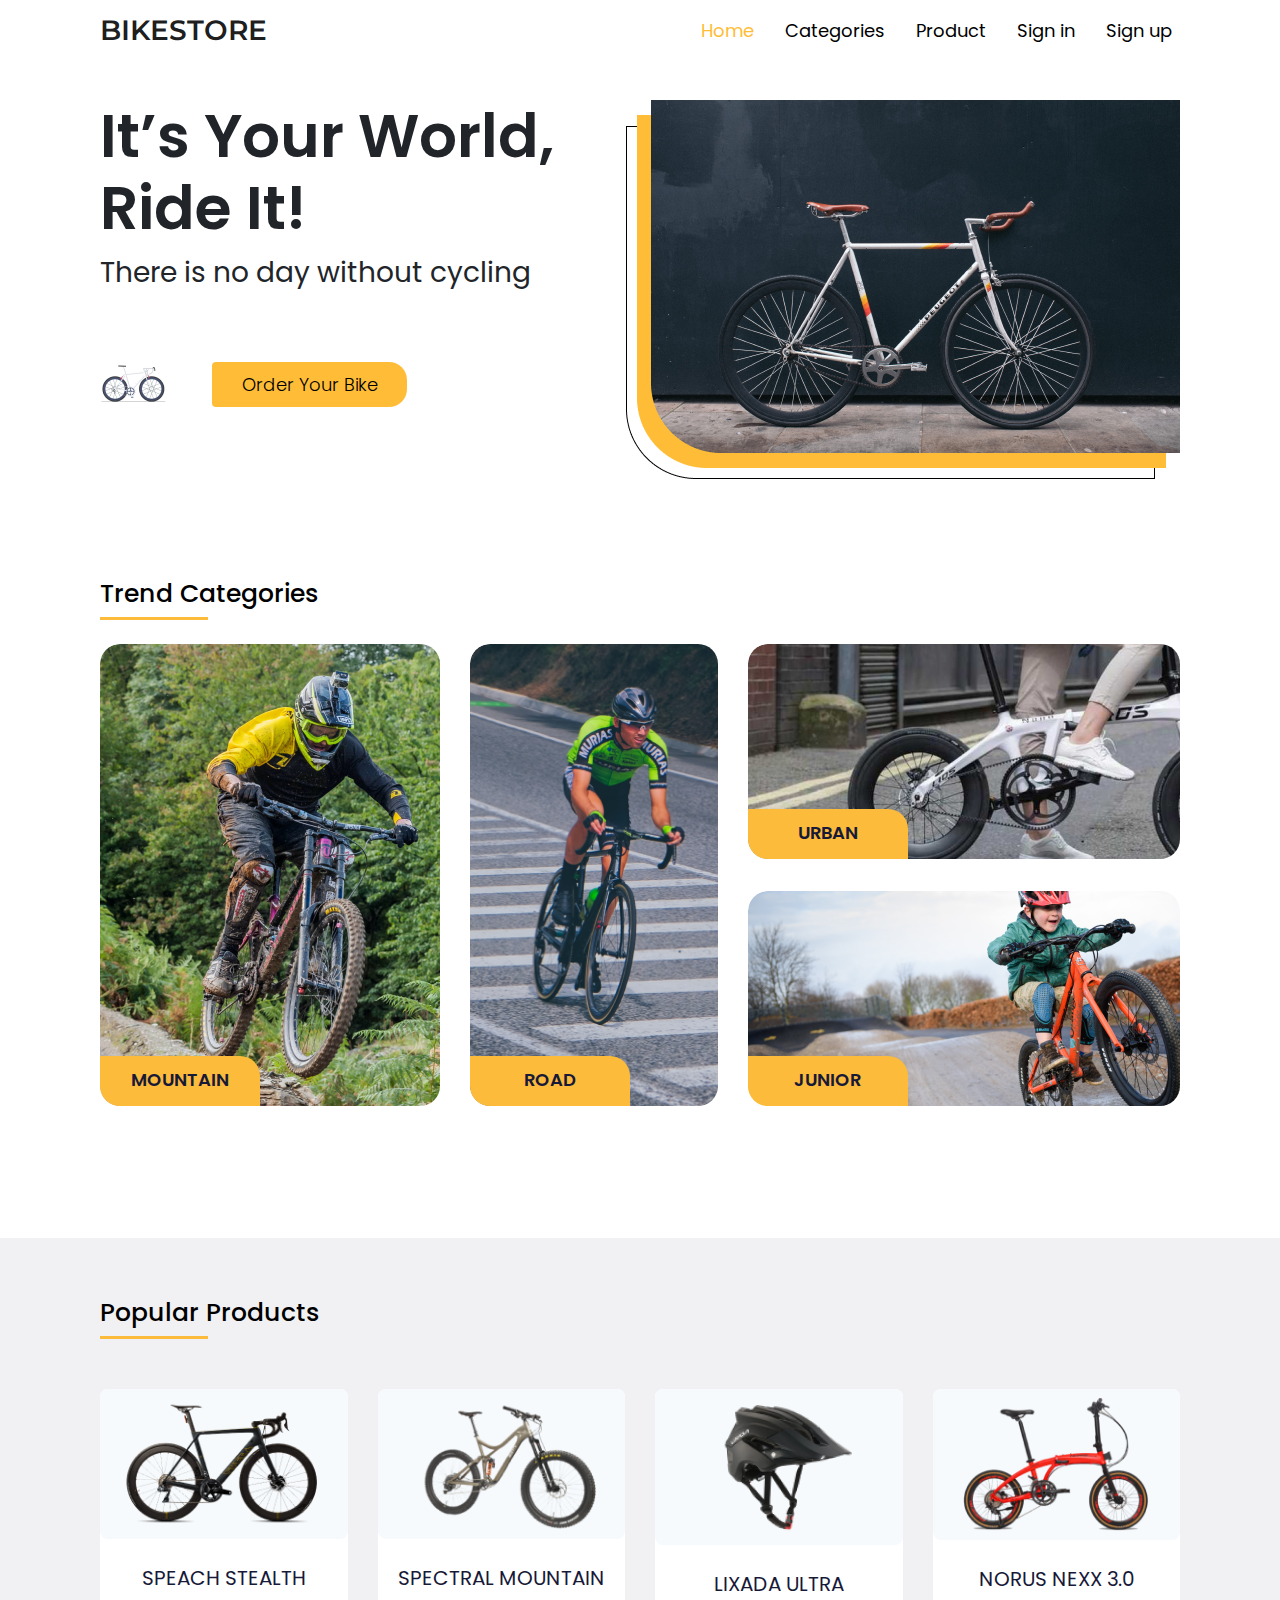
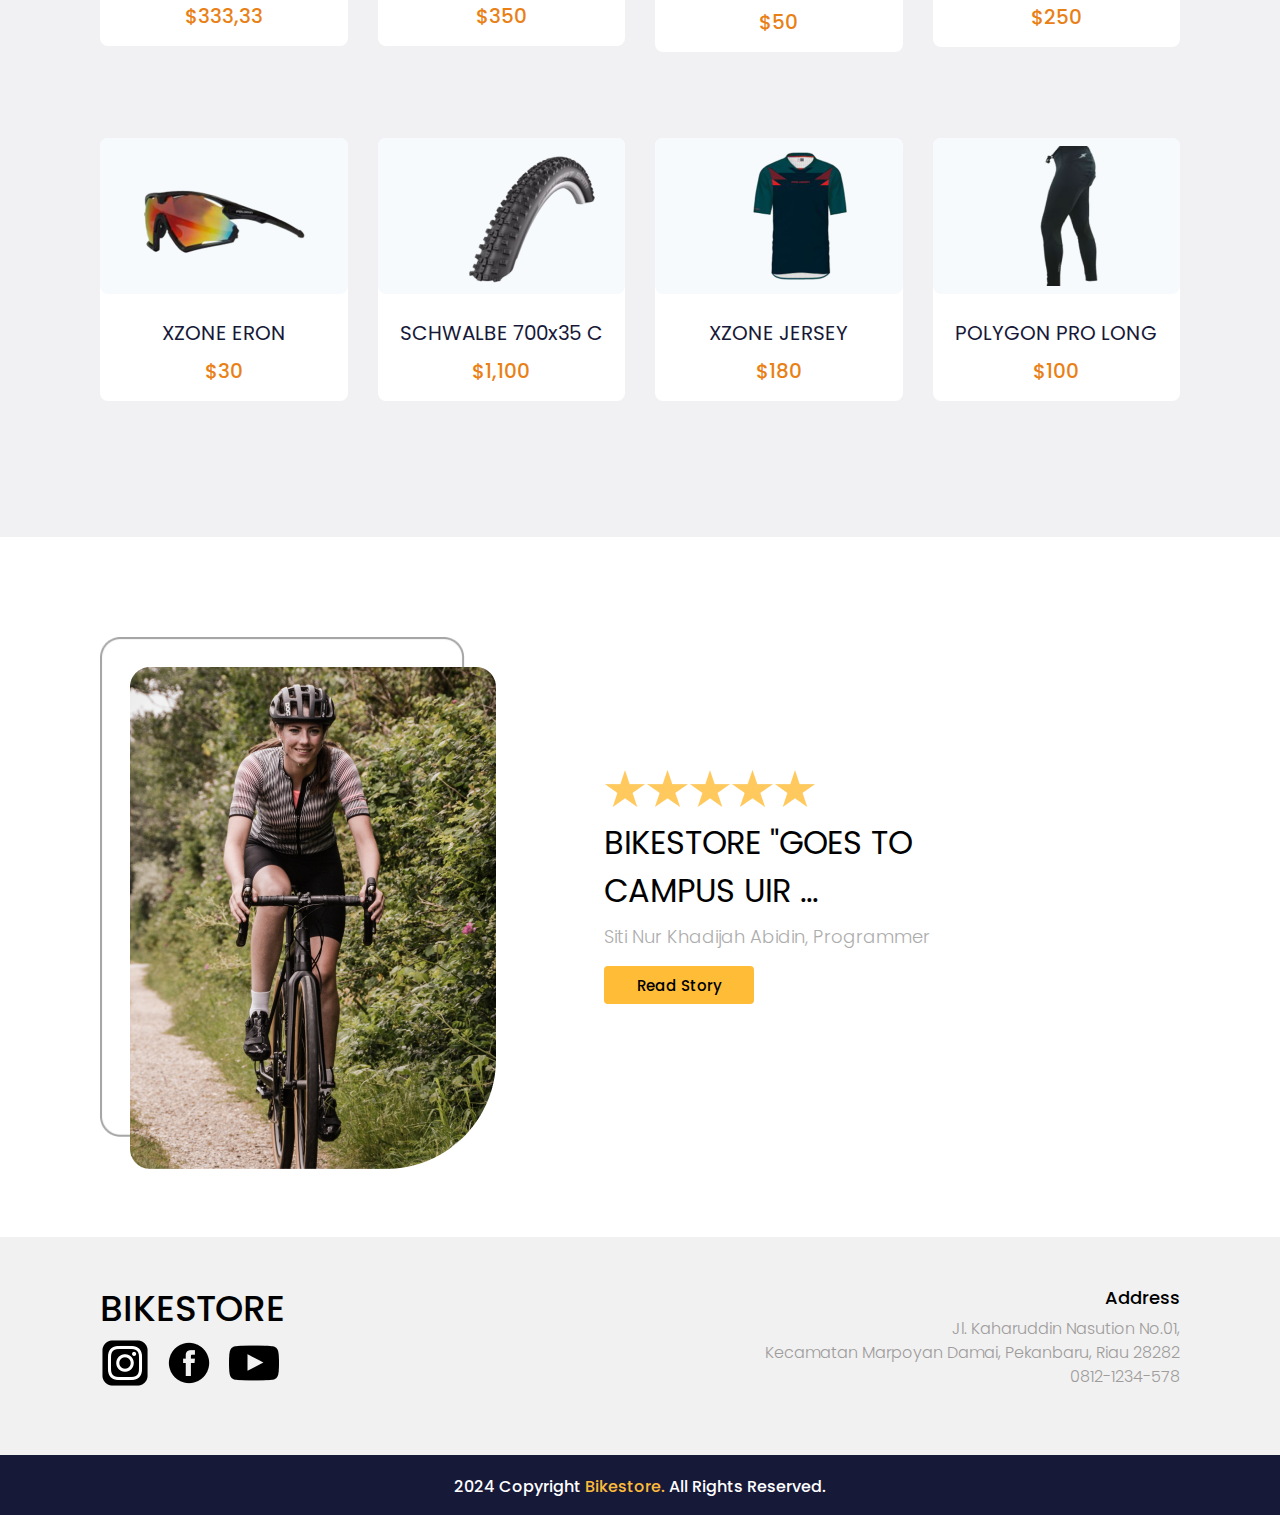
<file: index.html>
<!doctype html>
<html lang="en">
  <head>
    <!-- Required meta tags -->
    <meta charset="utf-8">
    <meta name="viewport" content="width=device-width, initial-scale=1, shrink-to-fit=no">

    <!-- Bootstrap CSS -->
    <link rel="stylesheet" href="https://cdn.jsdelivr.net/npm/bootstrap@4.6.2/dist/css/bootstrap.min.css" integrity="sha384-xOolHFLEh07PJGoPkLv1IbcEPTNtaed2xpHsD9ESMhqIYd0nLMwNLD69Npy4HI+N" crossorigin="anonymous">
    <!-- my css -->
    <link rel="stylesheet" href="frontend/library/css/bootstrap.css">
    <link rel="stylesheet" href="frontend/style/landingpage.css">
    <!-- google font -->
    <link rel="preconnect" href="https://fonts.googleapis.com">
    <link rel="preconnect" href="https://fonts.gstatic.com" crossorigin>
    <link href="https://fonts.googleapis.com/css2?family=Inter:wght@100..900&family=Montserrat:ital,wght@0,100..900;1,100..900&family=Poppins:ital,wght@0,100;0,200;0,300;0,400;0,500;0,600;0,700;0,800;0,900;1,100;1,200;1,300;1,400;1,500;1,600;1,700;1,800;1,900&display=swap" rel="stylesheet">

    <title>Bikestore Siti Khadijah</title>
  </head>
  <body>
    <nav class="navbar navbar-expand-lg navbar-light">
        <a class="navbar-brand" href="#">BIKESTORE</a>
        <button class="navbar-toggler" type="button" data-toggle="collapse" data-target="#navbarNav" aria-controls="navbarNav" aria-expanded="false" aria-label="Toggle navigation">
          <span class="navbar-toggler-icon"></span>
        </button>
        <div class="collapse navbar-collapse" id="navbarNav">
          <ul class="navbar-nav ml-auto">
            <li class="nav-item">
              <a class="nav-link active" href="#">Home <span class="sr-only">(current)</span></a>
            </li>
            <li class="nav-item">
              <a class="nav-link" style="margin-left: 15px;" href="#categories">Categories</a>
            </li>
            <li class="nav-item">
              <a class="nav-link" style="margin-left: 15px;" href="#product">Product</a>
            </li>
            <li class="nav-item">
              <a class="nav-link" style="margin-left: 15px;" href="#">Sign in</a>
            </li>
            <li class="nav-item">
              <a class="nav-link" style="margin-left: 15px;" href="#">Sign up</a>
            </li>
          </ul>
        </div>
      </nav>

      <!-- hero section -->
      <section class="hero-section d-flex">
        <div class="hs-kiri">
            <h1>It’s Your World,<br> Ride It!</h1>
            <p>There is no day without cycling</p>
            <div class="d-flex" style="margin-top: 60px;">
                <img src="frontend/img/bicycle-logo12.png" style="width: 67px; height: 39px; margin-top: 10px;">
                <a href="pages/detail.html" type="button" style="margin-left: 15px;">
                    <button class="btn btn-cta">Order Your Bike</button>
                </a>
            </div>
        </div>
        <div class="hs-kanan ml-auto">
            <img src="frontend/img/img-cta.png">
        </div>
      </section>
      <!-- tutup hero section -->

      <!-- trend categories -->
      <section class="trend-categories" id="categories">
        <div class="section-title">
          <h1>Trend&nbsp;Categories</h1>
        </div>
        <div class="row mt-4">
          <div class="col-4 component-categories">
            <div class="tag">
              <span>MOUNTAIN</span>
            </div>
            <a href="pages/detail.html">
              <div class="categories-thumb">
                <div class="categories-img"><img src="frontend/img/mountain.png" alt=""></div>
              </div>
            </a>
          </div>
          <div class="col-3 component-categories">
            <div class="tag">
              <span>ROAD</span>
            </div>
            <a href="">
              <div class="categories-thumb">
                <div class="categories-img"><img src="frontend/img/road.png" alt=""></div>
              </div>
            </a>
          </div>
          <div class="col-5">
            <div class="row">
              <div class="col-12 component-categories">
                <div class="tag">
                  <span>URBAN</span>
                </div>
                <div class="categories-thumb-small">
                  <div class="categories-img"><img src="frontend/img/urban.png" alt=""></div>
                </div>
              </div>
              <div class="col-12 component-categories">
                <div class="tag">
                  <span>JUNIOR</span>
                </div>
                <div class="categories-thumb-small">
                  <div class="categories-img"><img src="frontend/img/junior.png" alt=""></div>
                </div>
              </div>
            </div>
          </div>
        </div>
      </section>
      <!-- tutup trend categories -->

      <!-- popular product -->
      <section class="popular-product" id="product">
        <div class="section-title">
          <h1>Popular&nbsp;Products</h1>
        </div>
        <div class="row">
          <div class="col-3">
            <a href="pages/detail.html" class="component-products d-block">
              <div class="products-img mb-4">
                <img src="frontend/img/product-1.png" class="img-fluid">
              </div>
              <div class="products-text mb-2">
                SPEACH STEALTH
              </div>
              <div class="products-price">
                $333,33
              </div>
            </a>
          </div>
          <div class="col-3">
            <a href="#" class="component-products d-block">
              <div class="products-img mb-4">
                <img src="frontend/img/product-2.png" class="img-fluid">
              </div>
              <div class="products-text mb-2">
                SPECTRAL MOUNTAIN
              </div>
              <div class="products-price">
                $350
              </div>
            </a>
          </div>
          <div class="col-3">
            <a href="#" class="component-products d-block">
              <div class="products-img mb-4">
                <img src="frontend/img/product-3.png" class="img-fluid" style="padding-left: 2rem;">
              </div>
              <div class="products-text mb-2">
                LIXADA ULTRA
              </div>
              <div class="products-price">
                $50
              </div>
            </a>
          </div>
          <div class="col-3">
            <a href="#" class="component-products d-block">
              <div class="products-img mb-4">
                <img src="frontend/img/product-4.png" class="img-fluid">
              </div>
              <div class="products-text mb-2">
                NORUS NEXX 3.0
              </div>
              <div class="products-price">
                $250
              </div>
            </a>
          </div>
          <div class="col-3">
            <a href="#" class="component-products d-block">
              <div class="products-img mb-4">
                <img src="frontend/img/product-5.png" class="img-fluid ml-3">
              </div>
              <div class="products-text mb-2">
                XZONE ERON
              </div>
              <div class="products-price">
                $30
              </div>
            </a>
          </div>
          <div class="col-3">
            <a href="#" class="component-products d-block">
              <div class="products-img mb-4">
                <img src="frontend/img/product-6.png" class="img-fluid" style="padding-left: 4.5rem;">
              </div>
              <div class="products-text mb-2">
                SCHWALBE 700x35 C
              </div>
              <div class="products-price">
                $1,100
              </div>
            </a>
          </div>
          <div class="col-3">
            <a href="#" class="component-products d-block">
              <div class="products-img mb-4">
                <img src="frontend/img/product-7.png" class="img-fluid" style="padding-left: 4.5rem;">
              </div>
              <div class="products-text mb-2">
                XZONE JERSEY
              </div>
              <div class="products-price">
                $180
              </div>
            </a>
          </div>
          <div class="col-3">
            <a href="#" class="component-products d-block">
              <div class="products-img mb-4">
                <img src="frontend/img/product-8.png" class="img-fluid" style="padding-left: 4.5rem;">
              </div>
              <div class="products-text mb-2">
                POLYGON PRO LONG
              </div>
              <div class="products-price">
                $100
              </div>
            </a>
          </div>
        </div>
      </section>
      <!-- tutup popular product -->

      <!-- testimoni -->
      <section class="testimonial">
        <div class="row">
          <div class="col-4">
            <div class="testimonial-hero">
              <img src="frontend/img/testimonial-img.png" class="testimonial-img">
              <img src="frontend/img/Testimonial-frame.png" class="testimonial-frame">
            </div>
          </div>
          <div class="col-1"></div>
          <div class="col-7 my-auto">
            <div class="stars">
              <img src="frontend/img/Stars.png">
            </div>
            <h2 class="testimonial-text">BIKESTORE "GOES TO <br> CAMPUS UIR ...</h2>
            <p class="testimonial-name">Siti Nur Khadijah Abidin, Programmer</p>
            <a href="#" class="btn btn-testimonial">Read Story</a>
          </div>
        </div>
      </section>
      <!-- tutup testimoni -->

      <!-- footer -->
      <section>
        <div class="footer">
          <div class="row">
            <div class="col-6">
              <h2>Bikestore</h2>
              <a href="#">
                <img src="frontend/img/ig.png">
              </a>
              <a href="#">
                <img src="frontend/img/fb.png" style=" margin-left: 10px;">
              </a>
              <a href="#">
                <img src="frontend/img/yt.png" style=" margin-left: 10px;">
              </a>
            </div>
            <div class="col-6 text-right">
              <h5>Address</h5>
              <p>Jl. Kaharuddin Nasution No.01, <br>
                Kecamatan Marpoyan Damai, Pekanbaru, Riau 28282 <br>
                0812-1234-578</p>
            </div>
          </div>
        </div>
        <div class="footer-small my-auto">
          <div class="row">
            <div class="col-12">
              <p>2024 Copyright <a href="#">Bikestore.</a> All Rights Reserved.</p>
            </div>
          </div>
        </div>
      </section>
      <!-- tutup footer -->

    <!-- Optional JavaScript; choose one of the two! -->

    <!-- Option 1: jQuery and Bootstrap Bundle (includes Popper) -->
    <script src="https://cdn.jsdelivr.net/npm/jquery@3.5.1/dist/jquery.slim.min.js" integrity="sha384-DfXdz2htPH0lsSSs5nCTpuj/zy4C+OGpamoFVy38MVBnE+IbbVYUew+OrCXaRkfj" crossorigin="anonymous"></script>
    <script src="https://cdn.jsdelivr.net/npm/bootstrap@4.6.2/dist/js/bootstrap.bundle.min.js" integrity="sha384-Fy6S3B9q64WdZWQUiU+q4/2Lc9npb8tCaSX9FK7E8HnRr0Jz8D6OP9dO5Vg3Q9ct" crossorigin="anonymous"></script>
    <script src="../frontend/library/js/bootstrap.js"></script>


  </body>
</html>
</file>
<file: frontend/style/landingpage.css>
html{
    scroll-behavior: smooth;
}
/* navbar */
.navbar{
    padding-left: 100px;
    padding-right: 100px;
    height: 60px;
}
.navbar-brand{
    font-family: 'Montserrat';
    font-weight: 600;
    font-size: 28px;
}
.nav-link.active{
    color: #FFBD37 !important;
}
.nav-link{
    font-family: 'Poppins';
    font-weight: 400;
    font-size: 18px;
    transition: all 0.1s ease-in-out;
    color: #000 !important;
}
.nav-link:hover{
    color: #FFBD37 !important;
}
/* tutup navbar */

/* hero-section */
.hero-section{
    margin-top: 40px;
    margin-left: 100px;
    margin-right: 100px;
}
.hs-kiri h1{
    font-family: 'Poppins';
    font-size: 60px;
    font-weight: 600;
}
.hs-kiri p{
    font-family: 'Poppins';
    font-weight: 400;
    font-size: 28px;
}
.btn-cta{
    width: 195px;
    margin-left: 30px;
    margin-top: 8px;
    height: 45px;
    border-top-right-radius: 18px;
    border-bottom-right-radius: 18px;
    background-color: #FFBD37;
    transition: all 0.2s ease-in-out;
    color: #000;
    font-family: 'Poppins';
    font-weight: 300;
    font-size: 18px;
    text-align: center;
}
.btn-cta:hover{
    box-shadow: 0px 4px 6px rgba(0, 0, 0, 0.25);
}
/* tutup hero-section */

/* çategories */
.trend-categories{
    margin: 100px;
}
.section-title{
    color: #000;
    border-bottom: 3px solid #FCBB3A;
    width: 10%;
}
.section-title h1{
    font-family: 'Poppins';
    font-weight: 500;
    font-size: 25px;
    color: #000;
}
.tag{
    z-index: 3;
    background-color: #FCBB3A;
    position: absolute;
    bottom: 0;
    left: 15px;
    width: 160px;
    border-radius: 0px 20px;
    min-height: 50px;
    padding-top: 10px;
    text-align: center;
}

.tag span {
    font-family: 'Poppins';
    font-style: normal;
    font-weight: 600;
    font-size: 18px;
    color: #171938;
    text-align: center;
}

.component-categories{
    margin-bottom: 32px;
}
.categories-thumb{
    width: 100%;
    height: 462px;
    border-radius: 20px;
    overflow: hidden;
    position: relative;
}
.categories-thumb-small{
    width: 100%;
    height: 215px;
    border-radius: 20px;
    overflow: hidden;
    position: relative;
}

.categories-thumb:hover .categories-img{
    transform: scale(1.1);
}

.categories-thumb-small:hover .categories-img{
    transform: scale(1.1);
}

.categories-img{
    transition: all 0.3s ease;
}
/* tutup çategories */

/* popular product */
.popular-product{
    background-color:  #F1F1F3;
    width: auto;
    height: auto;
    padding-left: 100px;
    padding-right: 100px;
    padding-top: 60px;
    padding-bottom: 100px;
}
.component-products {
    margin-top: 50px;
    margin-bottom: 36px;
    background: #ffffff;
    border-radius: 8px;
    border: #000000;
    padding-bottom: 15px;

    transition: all 0.2s ease-in-out;

}

.component-products:hover {
    text-decoration: none;
    transform: scale(1.1);
}

.products-img {
    padding: 0.5rem;
    border-radius: 8px 8px;
    background: #f6fafd;

    transition: all 0.3s ease;
}

.products-text {
    font-family: 'Poppins';
    font-weight: 400;
    font-size: 20px;
    text-align: center;

    color: #171938;

}

.products-price{
    font-family: 'Poppins';
    font-weight: 500;
    font-size: 20px;
    text-align: center;

    color: #E98015;
}
/* tutup popular product */

/* Testimonial */
.testimonial {
    margin-top: 80px;
    margin-left: 100px;
    margin-top: 100px;
}

.testimonial-img {
    z-index: 1;
    position: absolute;
    margin: 30px 0px 0px 30px;
}

.testimonial-frame {
    width: 365px;
    height: 500px;
}

.testimonial-text {
    margin-top: 8px;
    margin-bottom: 8px;

    font-family: 'Poppins';
    font-style: normal;
    font-weight: 400;
    font-size: 32px;
    line-height: 48px;

    color: #000000;
}

.testimonial-name{
    font-family: 'Poppins';
    font-style: normal;
    font-weight: 300;
    font-size: 18px;
    line-height: 27px;
    /* identical to box height */


    color: #ADADAD;
}

.btn-testimonial{
    background: #FFBD37;

    width: 150px;
    height: 38px;

    font-family: 'Poppins';
    font-style: normal;
    font-weight: 500;
    font-size: 15px;
    line-height: 170%;

    color: #000000;
    
    transition: all 0.3s ease;
    
}

.btn-testimonial:hover {
    box-shadow: 0px 6px 12px 2px rgba(0, 0, 0, 0.25);
    border-radius: 5px;

    transform: scale(1.1);
}
/* Tutup Testimonial */


/* footer */
.footer {
    background-color: #f1f1f1;
    margin-top: 100px;
    padding-top: 50px;
    padding-bottom: 50px;
    padding-left: 100px;
    padding-right: 100px;
}

.footer h2 {
    font-family: 'Poppins';
    font-weight: 500;
    font-size: 36px;
    text-transform: uppercase;

    color: #000000;
}

.footer h5 {
    font-family: 'Poppins';
    font-style: normal;
    font-weight: 500;
    font-size: 18px;

    color: #000000;

}

.footer p {
    font-family: 'Poppins';
    font-style: normal;
    font-weight: 300;
    font-size: 16px;
    color: #9F9C9C;
}

.footer-small {
    background-color: #171938;
    text-align: center;
}

.footer-small p {
    font-family: 'Poppins';
    font-style: normal;
    font-weight: 500;
    font-size: 16px;

    margin-top: 20px;

    color: #ffffff;
}

.footer-small a {
    font-weight: 500;
    font-size: 16px;

    text-decoration: none;

    color: #FCBB3A;;
}
/* Tutup footer */
</file>
